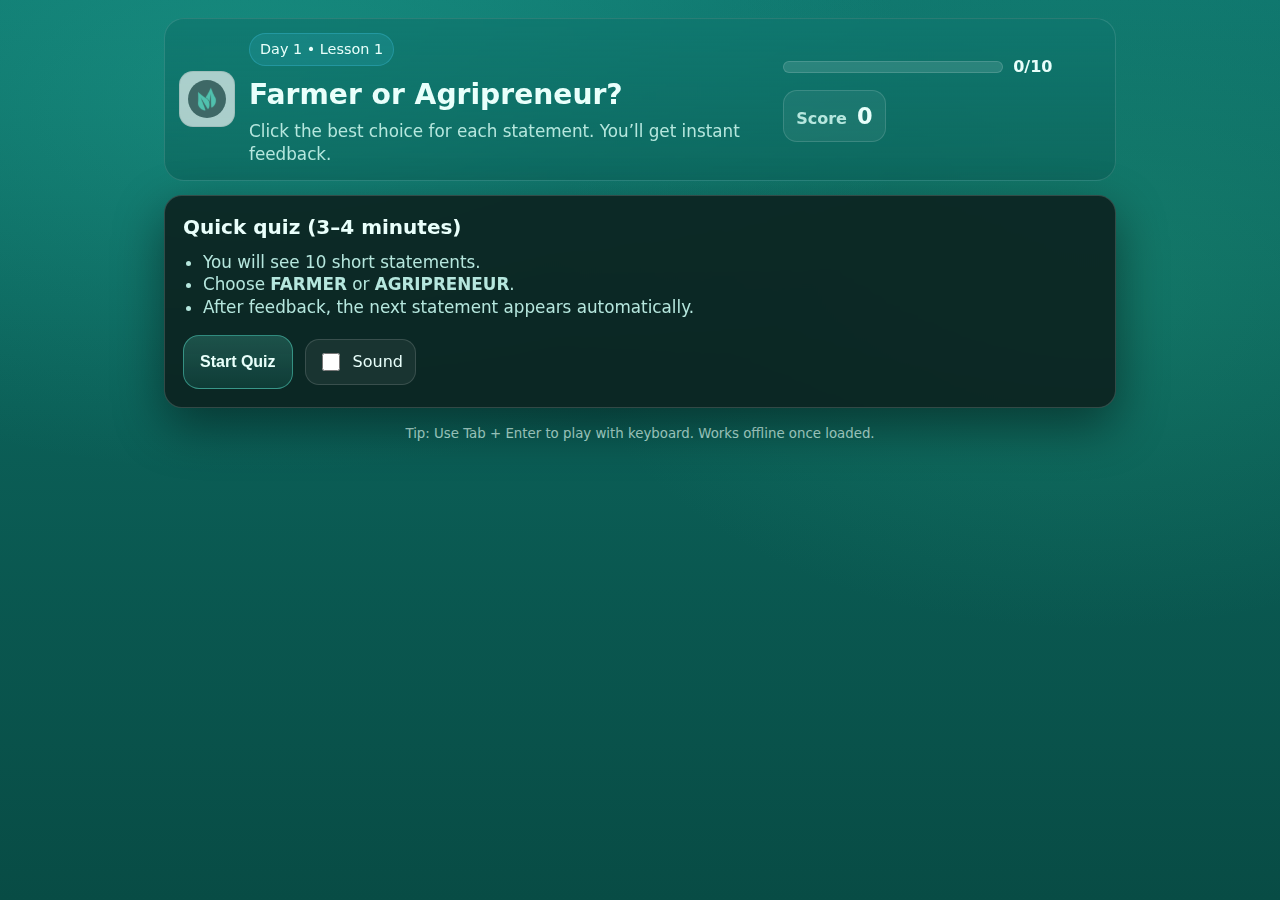
<file: index.html>
<!DOCTYPE html>
<html lang="en">
<head>
    <meta charset="UTF-8" />
    <meta name="viewport" content="width=device-width, initial-scale=1" />
    <title>Farmer or Agripreneur? — Click Quiz</title>
    <link rel="stylesheet" href="style.css" />
</head>

<body>
    <a class="skip-link" href="#app">Skip to quiz</a>

    <main id="app" class="app" role="main">
        <header class="topbar">
            <div class="brand">
                <div class="brand-row">
                    <img class="logo" src="logo-without.svg" alt="Program logo" />
                    <div>
                        <span class="badge" aria-hidden="true">Day 1 • Lesson 1</span>
                        <h1 class="title">Farmer or Agripreneur?</h1>
                        <p class="subtitle">Click the best choice for each statement. You’ll get instant feedback.</p>
                    </div>
                </div>
            </div>

            <div class="status" aria-label="Quiz status">
                <div class="progress-wrap" aria-label="Progress">
                    <div class="progress-bar" role="progressbar" aria-valuemin="0" aria-valuemax="10" aria-valuenow="0">
                        <span class="progress-fill" id="progressFill"></span>
                    </div>
                    <div class="progress-text" id="progressText">0/10</div>
                </div>

                <div class="score" aria-label="Score">
                    <span class="score-label">Score</span>
                    <span class="score-value" id="scoreValue">0</span>
                </div>
            </div>
        </header>

        <!-- Screen reader announcements -->
        <p id="srLive" class="sr-only" aria-live="polite" aria-atomic="true"></p>

        <!-- INTRO SCREEN -->
        <section id="screenIntro" class="card screen is-active" aria-labelledby="introHeading">
            <h2 id="introHeading" class="card-title">Quick quiz (3–4 minutes)</h2>
            <ul class="bullets">
                <li>You will see 10 short statements.</li>
                <li>Choose <strong>FARMER</strong> or <strong>AGRIPRENEUR</strong>.</li>
                <li>After feedback, the next statement appears automatically.</li>
            </ul>

            <div class="controls">
                <button id="startBtn" class="btn btn-primary" type="button">
                    Start Quiz
                </button>

                <label class="toggle">
                    <input id="soundToggle" type="checkbox" />
                    <span>Sound</span>
                </label>
            </div>
        </section>

        <!-- QUIZ SCREEN -->
        <section id="screenQuiz" class="card screen" aria-labelledby="statementHeading">
            <div class="statement-top">
                <h2 id="statementHeading" class="card-title">Statement</h2>
                <div class="pill" id="pillTimer" aria-hidden="true">Auto-next in 2s</div>
            </div>

            <p id="statementText" class="statement" tabindex="-1">
                <!-- Injected -->
            </p>

            <div class="answer-row" role="group" aria-label="Answer choices">
                <button id="btnFarmer" class="btn btn-choice" type="button" data-choice="FARMER">
                    FARMER
                </button>
                <button id="btnAgripreneur" class="btn btn-choice" type="button" data-choice="AGRIPRENEUR">
                    AGRIPRENEUR
                </button>
            </div>

            <div id="feedback" class="feedback" role="status" aria-live="polite" aria-atomic="true">
                <div class="feedback-icon" id="feedbackIcon" aria-hidden="true"></div>
                <div class="feedback-text">
                    <div class="feedback-title" id="feedbackTitle"></div>
                    <div class="feedback-explain" id="feedbackExplain"></div>
                </div>
            </div>
        </section>

        <!-- RESULTS SCREEN -->
        <section id="screenResults" class="card screen" aria-labelledby="resultsHeading">
            <h2 id="resultsHeading" class="card-title">Your Results</h2>

            <div class="results-box">
                <div class="results-score">
                    <span class="results-big" id="finalScore">0/10</span>
                    <span class="results-small">Final Score</span>
                </div>
                <p class="results-message" id="resultsMessage"></p>
            </div>

            <div class="controls">
                <button id="tryAgainBtn" class="btn btn-secondary" type="button">Try Again</button>

                <!-- You can change this href to your actual next lesson page -->
                <a id="continueLink" class="btn btn-primary" href="match.html" role="button">
                    Continue to Next Quiz
                </a>
            </div>
        </section>

        <footer class="footer">
            <small>Tip: Use Tab + Enter to play with keyboard. Works offline once loaded.</small>
        </footer>
    </main>

    <script src="script.js"></script>
</body>
</html>
</file>
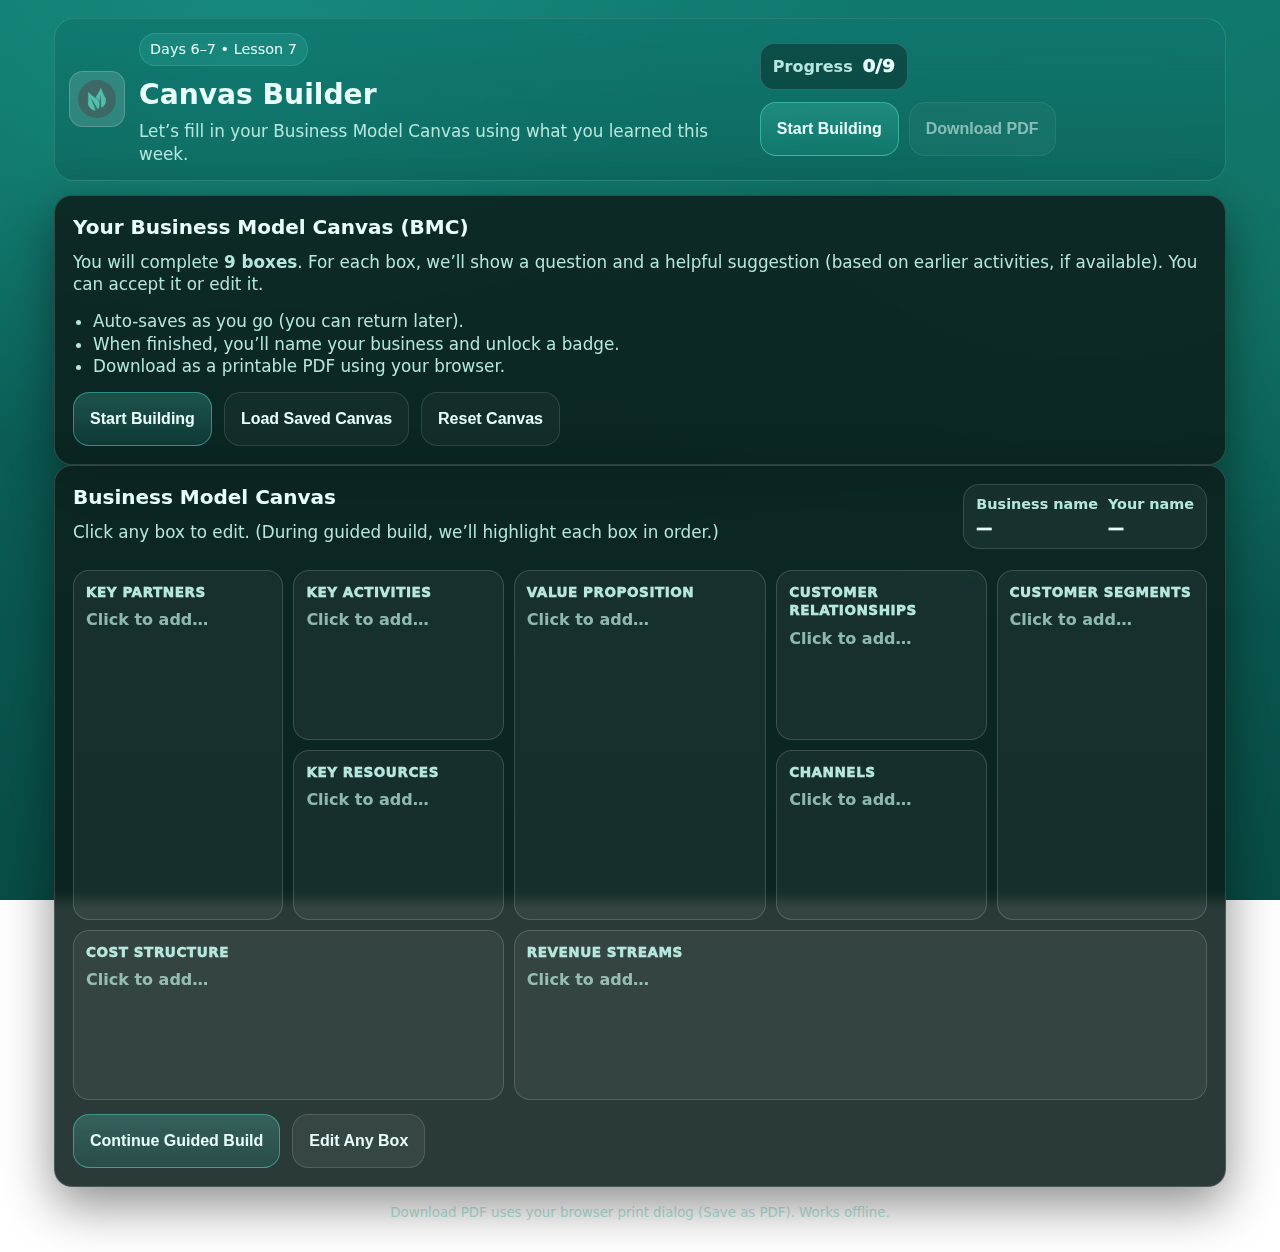
<file: canvas.html>
<!DOCTYPE html>
<html lang="en">
<head>
    <meta charset="UTF-8" />
    <meta name="viewport" content="width=device-width, initial-scale=1" />
    <title>Canvas Builder — Business Model Canvas</title>
    <link rel="stylesheet" href="canvas.css" />
</head>

<body>
    <a class="skip-link" href="#app">Skip to canvas</a>

    <main id="app" class="app" role="main">
        <header class="topbar">
            <div class="brand">
                <div class="brand-row">
                    <img class="logo" src="logo-without.svg" alt="Agrisiti program logo" />
                    <div>
                        <span class="badge" aria-hidden="true">Days 6–7 • Lesson 7</span>
                        <h1 class="title">Canvas Builder</h1>
                        <p class="subtitle">Let’s fill in your Business Model Canvas using what you learned this week.</p>
                    </div>
                </div>
            </div>

            <div class="status">
                <div class="pill">
                    <span class="pill-label">Progress</span>
                    <span class="pill-value" id="progressText">0/9</span>
                </div>

                <div class="actions-inline">
                    <button id="startBtn" class="btn btn-primary" type="button">Start Building</button>
                    <button id="downloadBtn" class="btn btn-secondary" type="button" disabled>Download PDF</button>
                </div>
            </div>
        </header>

        <p id="srLive" class="sr-only" aria-live="polite" aria-atomic="true"></p>

        <!-- Intro -->
        <section id="screenIntro" class="card screen is-active" aria-labelledby="introHeading">
            <h2 id="introHeading" class="card-title">Your Business Model Canvas (BMC)</h2>
            <p class="help">
                You will complete <strong>9 boxes</strong>. For each box, we’ll show a question and a helpful suggestion
                (based on earlier activities, if available). You can accept it or edit it.
            </p>

            <ul class="bullets">
                <li>Auto-saves as you go (you can return later).</li>
                <li>When finished, you’ll name your business and unlock a badge.</li>
                <li>Download as a printable PDF using your browser.</li>
            </ul>

            <div class="controls">
                <button class="btn btn-primary" id="startBtn2" type="button">Start Building</button>
                <button class="btn btn-ghost" id="loadBtn" type="button">Load Saved Canvas</button>
                <button class="btn btn-ghost" id="resetAllBtn" type="button">Reset Canvas</button>
            </div>
        </section>

        <!-- Canvas -->
        <section id="screenCanvas" class="card screen" aria-labelledby="canvasHeading">
            <div class="canvas-head">
                <div>
                    <h2 id="canvasHeading" class="card-title">Business Model Canvas</h2>
                    <p class="help">
                        Click any box to edit. (During guided build, we’ll highlight each box in order.)
                    </p>
                </div>

                <div class="name-strip">
                    <div class="name-item">
                        <span class="name-label">Business name</span>
                        <span class="name-value" id="bizNameTop">—</span>
                    </div>
                    <div class="name-item">
                        <span class="name-label">Your name</span>
                        <span class="name-value" id="userNameTop">—</span>
                    </div>
                </div>
            </div>

            <!-- Standard BMC layout -->
            <div class="bmc" id="bmc">
                <div class="box" data-box="partners">
                    <div class="box-title">KEY PARTNERS</div>
                    <div class="box-body" id="box_partners"></div>
                </div>

                <div class="box" data-box="activities">
                    <div class="box-title">KEY ACTIVITIES</div>
                    <div class="box-body" id="box_activities"></div>
                </div>

                <div class="box" data-box="resources">
                    <div class="box-title">KEY RESOURCES</div>
                    <div class="box-body" id="box_resources"></div>
                </div>

                <div class="box box-center" data-box="value">
                    <div class="box-title">VALUE PROPOSITION</div>
                    <div class="box-body" id="box_value"></div>
                </div>

                <div class="box" data-box="relationships">
                    <div class="box-title">CUSTOMER RELATIONSHIPS</div>
                    <div class="box-body" id="box_relationships"></div>
                </div>

                <div class="box" data-box="channels">
                    <div class="box-title">CHANNELS</div>
                    <div class="box-body" id="box_channels"></div>
                </div>

                <div class="box" data-box="segments">
                    <div class="box-title">CUSTOMER SEGMENTS</div>
                    <div class="box-body" id="box_segments"></div>
                </div>

                <div class="box box-bottom" data-box="costs">
                    <div class="box-title">COST STRUCTURE</div>
                    <div class="box-body" id="box_costs"></div>
                </div>

                <div class="box box-bottom" data-box="revenue">
                    <div class="box-title">REVENUE STREAMS</div>
                    <div class="box-body" id="box_revenue"></div>
                </div>
            </div>

            <div class="footer-actions">
                <button id="continueGuidedBtn" class="btn btn-primary" type="button">Continue Guided Build</button>
                <button id="editModeBtn" class="btn btn-secondary" type="button">Edit Any Box</button>
            </div>
        </section>

        <!-- Modal -->
        <div id="modalBackdrop" class="modal-backdrop" aria-hidden="true"></div>

        <dialog id="modal" class="modal" aria-labelledby="modalTitle">
            <form method="dialog" class="modal-inner">
                <div class="modal-head">
                    <h3 id="modalTitle" class="modal-title">Box</h3>
                    <button class="icon-btn" id="closeModalBtn" value="cancel" aria-label="Close">✕</button>
                </div>

                <div class="modal-content">
                    <p class="modal-q" id="modalQuestion"></p>

                    <div class="suggest">
                        <div class="suggest-title">Suggested answer</div>
                        <div class="suggest-body" id="modalSuggestion"></div>
                        <button id="useSuggestionBtn" class="btn btn-ghost" type="button">Use suggestion</button>
                    </div>

                    <div id="modalFieldWrap">
                        <label class="field">
                            <span class="field-label">Your answer</span>
                            <textarea id="modalInput" class="field-input" rows="5"
                                placeholder="Type your answer here..."></textarea>
                            <span class="field-hint">Short bullet points are fine.</span>
                        </label>
                    </div>

                    <!-- For checkbox-type boxes -->
                    <div id="modalChecksWrap" class="checks" hidden>
                        <!-- injected -->
                    </div>
                </div>

                <div class="modal-actions">
                    <button id="saveBtn" class="btn btn-primary" value="default" type="button">Save</button>
                    <button class="btn btn-secondary" value="cancel" type="button" id="cancelBtn">Cancel</button>
                </div>
            </form>
        </dialog>

        <!-- Name business modal -->
        <dialog id="nameModal" class="modal" aria-labelledby="nameTitle">
            <form method="dialog" class="modal-inner">
                <div class="modal-head">
                    <h3 id="nameTitle" class="modal-title">Name Your Business</h3>
                    <button class="icon-btn" value="cancel" aria-label="Close">✕</button>
                </div>

                <div class="modal-content">
                    <label class="field">
                        <span class="field-label">Business name</span>
                        <input id="bizNameInput" class="text-input" placeholder="e.g., GreenHarvest Rice" />
                    </label>

                    <label class="field">
                        <span class="field-label">Your name</span>
                        <input id="userNameInput" class="text-input" placeholder="e.g., Amina Yusuf" />
                        <span class="field-hint">This will appear on your PDF.</span>
                    </label>

                    <div class="badge-row">
                        <div class="badge-card" id="badgeCard" aria-live="polite">
                            <div class="badge-icon">🏅</div>
                            <div>
                                <div class="badge-title">Badge</div>
                                <div class="badge-text">Complete the canvas to unlock: <strong>I’m an Agripreneur!</strong></div>
                            </div>
                        </div>
                    </div>
                </div>

                <div class="modal-actions">
                    <button id="finishBtn" class="btn btn-primary" type="button">Finish</button>
                    <button class="btn btn-secondary" type="button" id="nameCancelBtn">Cancel</button>
                </div>
            </form>
        </dialog>

        <!-- Confetti canvas -->
        <canvas id="confetti" class="confetti" aria-hidden="true"></canvas>

        <!-- Printable area (for PDF/print) -->
        <section id="printArea" class="print-area" aria-hidden="true">
            <div class="print-brand">
                <h1 id="printBizName">Business Model Canvas</h1>
                <div class="print-meta">
                    <div><strong>Name:</strong> <span id="printUserName"></span></div>
                    <div><strong>Date:</strong> <span id="printDate"></span></div>
                    <div><strong>Program:</strong> Agrisiti Rice &amp; Aquaculture Program</div>
                </div>
            </div>

            <div class="print-grid" id="printGrid"></div>
        </section>

        <footer class="footer">
            <small>Download PDF uses your browser print dialog (Save as PDF). Works offline.</small>
        </footer>
    </main>

    <script src="canvas.js"></script>
</body>
</html>
</file>
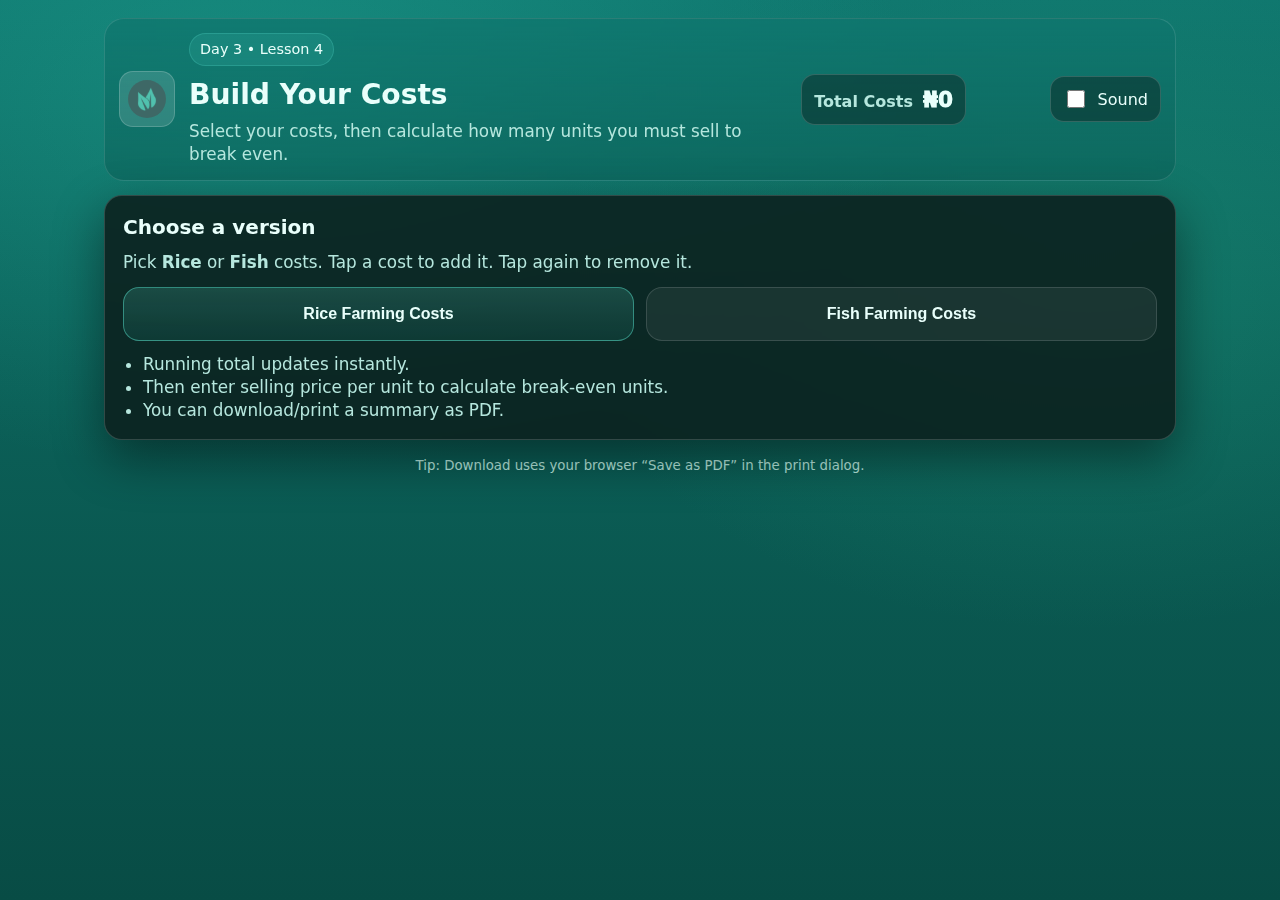
<file: costs.html>
<!DOCTYPE html>
<html lang="en">
<head>
    <meta charset="UTF-8" />
    <meta name="viewport" content="width=device-width, initial-scale=1" />
    <title>Build Your Costs — Break-even Calculator</title>
    <link rel="stylesheet" href="costs.css" />
</head>

<body>
    <a class="skip-link" href="#app">Skip to calculator</a>

    <main id="app" class="app" role="main">
        <header class="topbar">
            <div class="brand">
                <div class="brand-row">
                    <img class="logo" src="logo-without.svg" alt="Program logo" />
                    <div>
                        <span class="badge" aria-hidden="true">Day 3 • Lesson 4</span>
                        <h1 class="title">Build Your Costs</h1>
                        <p class="subtitle">Select your costs, then calculate how many units you must sell to break even.</p>
                    </div>
                </div>
            </div>

            <div class="status">
                <div class="total-pill" aria-label="Running total">
                    <span class="total-label">Total Costs</span>
                    <span class="total-value" id="totalValue">₦0</span>
                </div>

                <label class="toggle">
                    <input id="soundToggle" type="checkbox" />
                    <span>Sound</span>
                </label>
            </div>
        </header>

        <p id="srLive" class="sr-only" aria-live="polite" aria-atomic="true"></p>

        <!-- INTRO -->
        <section id="screenIntro" class="card screen is-active" aria-labelledby="introHeading">
            <h2 id="introHeading" class="card-title">Choose a version</h2>
            <p class="help">
                Pick <strong>Rice</strong> or <strong>Fish</strong> costs. Tap a cost to add it. Tap again to remove it.
            </p>

            <div class="choice-row" role="group" aria-label="Choose cost version">
                <button id="riceBtn" class="btn btn-primary" type="button">Rice Farming Costs</button>
                <button id="fishBtn" class="btn btn-secondary" type="button">Fish Farming Costs</button>
            </div>

            <ul class="bullets">
                <li>Running total updates instantly.</li>
                <li>Then enter selling price per unit to calculate break-even units.</li>
                <li>You can download/print a summary as PDF.</li>
            </ul>
        </section>

        <!-- SELECT COSTS -->
        <section id="screenSelect" class="card screen" aria-labelledby="selectHeading">
            <div class="screen-head">
                <h2 id="selectHeading" class="card-title">
                    <span id="versionLabel">Rice Farming Costs</span>
                </h2>
                <button id="resetBtn" class="btn btn-ghost" type="button">Restart</button>
            </div>

            <p class="help">
                Tap the cards that apply to your farm.
            </p>

            <div id="costGrid" class="cost-grid" aria-label="Cost items">
                <!-- injected -->
            </div>

            <div class="actions">
                <button id="calcBtn" class="btn btn-primary" type="button">
                    Calculate Break-Even
                </button>
            </div>
        </section>

        <!-- BREAK-EVEN -->
        <section id="screenCalc" class="card screen" aria-labelledby="calcHeading">
            <h2 id="calcHeading" class="card-title">Break-even Calculator</h2>

            <div class="calc-row">
                <label class="field">
                    <span class="field-label">What will you sell each unit for? (₦)</span>
                    <input id="priceInput" class="field-input" inputmode="numeric" autocomplete="off"
                           placeholder="e.g., 1500" />
                    <span class="field-hint">Enter a number (no commas). We’ll format it.</span>
                </label>

                <button id="runCalcBtn" class="btn btn-primary" type="button">Calculate</button>
            </div>

            <div id="resultBox" class="result-box" aria-live="polite" aria-atomic="true">
                <div class="result-title" id="resultTitle">Ready when you are.</div>
                <div class="result-text" id="resultText">
                    Enter your selling price to see the break-even units.
                </div>

                <div class="bar-wrap" aria-label="Break-even bar">
                    <div class="bar">
                        <div class="bar-fill" id="barFill"></div>
                        <div class="bar-marker" id="barMarker" aria-hidden="true"></div>
                    </div>
                    <div class="bar-legend">
                        <span>Costs</span>
                        <span>Profit zone →</span>
                    </div>
                </div>
            </div>

            <div class="actions">
                <button id="tryNumbersBtn" class="btn btn-secondary" type="button">Try Different Numbers</button>
                <button id="downloadBtn" class="btn btn-primary" type="button">Download Summary</button>

                <a id="continueBtn" class="btn btn-primary" href="canvas.html" role="button" style="display:none;">
                    Continue
                </a>
            </div>

            <!-- Printable summary -->
            <section id="printArea" class="print-area" aria-hidden="true">
                <h2>Build Your Costs — Summary</h2>
                <p><strong>Version:</strong> <span id="printVersion"></span></p>
                <p><strong>Total Costs:</strong> <span id="printTotal"></span></p>
                <p><strong>Selling Price per Unit:</strong> <span id="printPrice"></span></p>
                <p><strong>Break-even Units:</strong> <span id="printUnits"></span></p>
                <h3>Selected Costs</h3>
                <ul id="printList"></ul>
                <p style="margin-top:16px;"><em>After break-even, every extra unit is PROFIT.</em></p>
            </section>
        </section>

        <footer class="footer">
            <small>Tip: Download uses your browser “Save as PDF” in the print dialog.</small>
        </footer>
    </main>

    <script src="costs.js"></script>
</body>
</html>
</file>
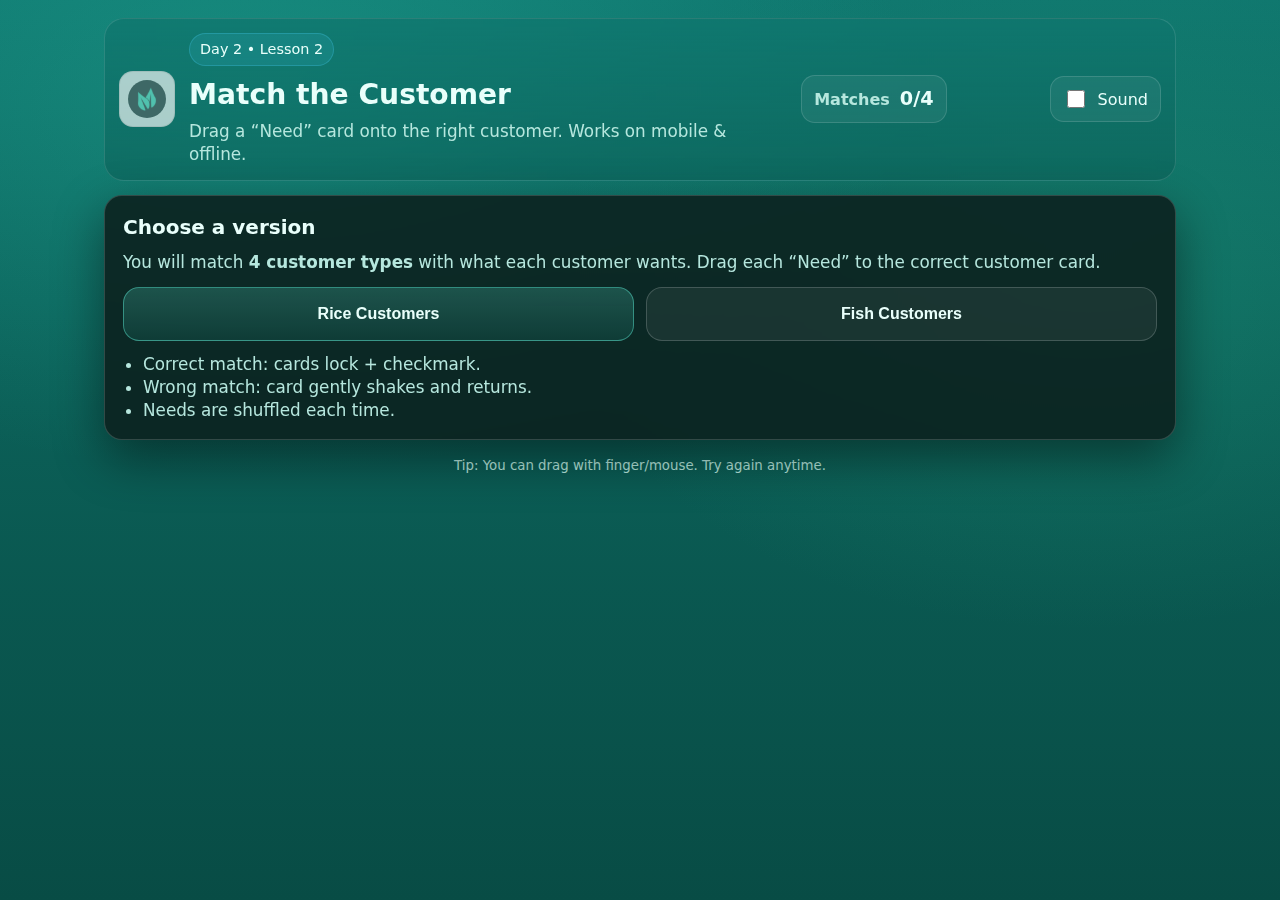
<file: match.html>
<!DOCTYPE html>
<html lang="en">
<head>
    <meta charset="UTF-8" />
    <meta name="viewport" content="width=device-width, initial-scale=1" />
    <title>Match the Customer — Drag & Drop Game</title>
    <link rel="stylesheet" href="match.css" />
</head>

<body>
    <a class="skip-link" href="#app">Skip to game</a>

    <main id="app" class="app" role="main">
        <header class="topbar">
            <div class="brand">
                <div class="brand-row">
                    <img class="logo" src="logo-without.svg" alt="Program logo" />
                    <div>
                        <span class="badge" aria-hidden="true">Day 2 • Lesson 2</span>
                        <h1 class="title">Match the Customer</h1>
                        <p class="subtitle">Drag a “Need” card onto the right customer. Works on mobile & offline.</p>
                    </div>
                </div>
            </div>

            <div class="status">
                <div class="mini">
                    <span class="mini-label">Matches</span>
                    <span class="mini-value" id="matchCount">0/4</span>
                </div>

                <label class="toggle">
                    <input id="soundToggle" type="checkbox" />
                    <span>Sound</span>
                </label>
            </div>
        </header>

        <p id="srLive" class="sr-only" aria-live="polite" aria-atomic="true"></p>

        <!-- INTRO -->
        <section id="screenIntro" class="card screen is-active" aria-labelledby="introHeading">
            <h2 id="introHeading" class="card-title">Choose a version</h2>
            <p class="help">
                You will match <strong>4 customer types</strong> with what each customer wants.
                Drag each “Need” to the correct customer card.
            </p>

            <div class="choice-row" role="group" aria-label="Choose game version">
                <button id="riceBtn" class="btn btn-primary" type="button">Rice Customers</button>
                <button id="fishBtn" class="btn btn-secondary" type="button">Fish Customers</button>
            </div>

            <ul class="bullets">
                <li>Correct match: cards lock + checkmark.</li>
                <li>Wrong match: card gently shakes and returns.</li>
                <li>Needs are shuffled each time.</li>
            </ul>
        </section>

        <!-- GAME -->
        <section id="screenGame" class="card screen" aria-labelledby="gameHeading">
            <div class="game-head">
                <h2 id="gameHeading" class="card-title">
                    <span id="versionLabel">Rice Customers</span>
                </h2>
                <button id="resetBtn" class="btn btn-ghost" type="button">Restart</button>
            </div>

            <div class="board" aria-label="Matching board">
                <!-- LEFT: Customers -->
                <section class="panel" aria-label="Customer types">
                    <h3 class="panel-title">Customers</h3>
                    <div id="customerList" class="customer-list">
                        <!-- injected -->
                    </div>
                </section>

                <!-- RIGHT: Needs -->
                <section class="panel" aria-label="Customer needs">
                    <h3 class="panel-title">Needs (drag these)</h3>
                    <div id="needTray" class="need-tray" aria-label="Needs tray">
                        <!-- injected -->
                    </div>
                </section>
            </div>

            <div id="toast" class="toast" role="status" aria-live="polite" aria-atomic="true"></div>
        </section>

        <!-- FINISH -->
        <section id="screenDone" class="card screen" aria-labelledby="doneHeading">
            <h2 id="doneHeading" class="card-title">Well done! 🎉</h2>
            <p class="done-text" id="doneText">You matched all customers.</p>

            <div class="done-actions">
                <button id="otherVersionBtn" class="btn btn-secondary" type="button">
                    Try the other version
                </button>
                <!-- Change this to your next quiz/page when ready -->
                <a class="btn btn-primary" href="costs.html" role="button">
                    Continue
                </a>
            </div>
        </section>

        <footer class="footer">
            <small>Tip: You can drag with finger/mouse. Try again anytime.</small>
        </footer>
    </main>

    <script src="match.js"></script>
</body>
</html>
</file>
<file: style.css>
/* =========================================================
   Farmer or Agripreneur? — Click Quiz
   High contrast, mobile-friendly, accessible
   ========================================================= */

:root {
    --bg: #084c45;          /* deep Agrisiti green */
    --card: #0b1f1d;        /* dark green card */
    --text: #e9fffb;        /* soft white */
    --muted: #b6e7de;       /* mint-muted */

    --primary: #5eead4;     /* Agrisiti mint */
    --primary-2: #2dd4bf;

    --good: #34d399;
    --bad: #fb7185;

    --border: rgba(255, 255, 255, 0.14);
    --shadow: 0 18px 50px rgba(0, 0, 0, 0.45);

    --radius: 18px;
    --tap: 54px;
    --focus: 0 0 0 4px rgba(94, 234, 212, 0.28);
}

* {
    box-sizing: border-box;
}

html, body {
    height: 100%;
}

body {
    margin: 0;
    font-family: system-ui, -apple-system, Segoe UI, Roboto, Arial, sans-serif;
    color: var(--text);
    line-height: 1.35;

    /* Agrisiti-style deep green */
    background:
        radial-gradient(1200px 700px at 20% 10%, rgba(46, 204, 178, 0.25), transparent 55%),
        radial-gradient(900px 600px at 85% 30%, rgba(32, 150, 120, 0.35), transparent 60%),
        linear-gradient(
            180deg,
            #0f766e 0%,
            #0b5f57 45%,
            #084c45 100%
        );

    background-attachment: fixed;
}

.skip-link {
    position: absolute;
    left: -9999px;
    top: 10px;
    background: #fff;
    color: #000;
    padding: 10px 12px;
    border-radius: 10px;
    z-index: 999;
}

.skip-link:focus {
    left: 10px;
}

.sr-only {
    position: absolute !important;
    height: 1px;
    width: 1px;
    overflow: hidden;
    clip: rect(1px, 1px, 1px, 1px);
    white-space: nowrap;
}

.app {
    max-width: 980px;
    margin: 0 auto;
    padding: 18px 14px 30px;
}

.topbar {
    display: grid;
    gap: 14px;
    grid-template-columns: 1fr;
    margin-bottom: 14px;
    padding: 14px;
    border-radius: 20px;

    background: linear-gradient(
        180deg,
        rgba(15, 118, 110, 0.75),
        rgba(11, 95, 87, 0.55)
    );

    border: 1px solid rgba(255, 255, 255, 0.12);
    backdrop-filter: blur(6px);
}

.brand-row {
    display: flex;
    gap: 14px;
    align-items: center;
}

.logo {
    width: 56px;
    height: 56px;
    flex: 0 0 auto;
    border-radius: 14px;
    padding: 8px;
    background: rgba(255, 255, 255, 0.65);
    border: 1px solid rgba(0, 0, 0, 0.08);
}

/* Slightly tighten spacing on small screens */
@media (max-width: 420px) {
    .logo {
        width: 48px;
        height: 48px;
        padding: 7px;
    }
}

.brand .badge {
    display: inline-block;
    font-size: 0.9rem;
    padding: 6px 10px;
    border-radius: 999px;
    background: rgba(77, 212, 255, 0.12);
    border: 1px solid rgba(77, 212, 255, 0.25);
    color: var(--text);
}

.title {
    margin: 10px 0 6px;
    font-size: clamp(1.6rem, 2.2vw, 2.2rem);
}

.subtitle {
    margin: 0;
    color: var(--muted);
    font-size: 1.05rem;
}

.status {
    display: flex;
    flex-wrap: wrap;
    gap: 12px;
    align-items: center;
    justify-content: space-between;
}

.progress-wrap {
    display: flex;
    align-items: center;
    gap: 10px;
    min-width: 220px;
}

.progress-bar {
    position: relative;
    width: 180px;
    height: 12px;
    border-radius: 999px;
    background: rgba(255, 255, 255, 0.12);
    border: 1px solid var(--border);
    overflow: hidden;
}

.progress-fill {
    display: block;
    height: 100%;
    width: 0%;
    background: linear-gradient(90deg, var(--primary), var(--primary-2));
    border-radius: 999px;
    transition: width 220ms ease;
}

.progress-text {
    font-weight: 700;
    color: var(--text);
}

.score {
    display: flex;
    gap: 10px;
    align-items: baseline;
    padding: 10px 12px;
    border-radius: 14px;
    border: 1px solid var(--border);
    background: rgba(255, 255, 255, 0.06);
}

.score-label {
    color: var(--muted);
    font-weight: 600;
}

.score-value {
    font-size: 1.4rem;
    font-weight: 800;
}

.card {
    background: rgba(11, 31, 29, 0.88);   /* SAME as costs.css */
    border: 1px solid rgba(255, 255, 255, 0.16);
    border-radius: var(--radius);
    box-shadow: var(--shadow);
    padding: 18px;
    backdrop-filter: blur(6px);
}

.card-title {
    margin: 0 0 10px;
    font-size: 1.25rem;
}

.bullets {
    margin: 10px 0 0;
    padding-left: 20px;
    color: var(--muted);
    font-size: 1.05rem;
}

.controls {
    display: flex;
    flex-wrap: wrap;
    align-items: center;
    gap: 12px;
    margin-top: 16px;
}

.toggle {
    display: inline-flex;
    align-items: center;
    gap: 10px;
    padding: 10px 12px;
    border-radius: 14px;
    border: 1px solid var(--border);
    background: rgba(255, 255, 255, 0.06);
    color: var(--text);
    user-select: none;
}

.toggle input {
    width: 18px;
    height: 18px;
}

.btn {
    min-height: var(--tap);
    padding: 12px 16px;
    border-radius: 16px;
    border: 1px solid var(--border);
    background: rgba(255, 255, 255, 0.06);
    color: var(--text);
    font-weight: 800;
    font-size: 1rem;
    cursor: pointer;
    transition: transform 120ms ease, background 120ms ease, border-color 120ms ease;
    text-decoration: none;
    display: inline-flex;
    align-items: center;
    justify-content: center;
}

.btn:focus-visible {
    outline: none;
    box-shadow: var(--focus);
}

.btn:hover {
    transform: translateY(-1px);
    background: rgba(255, 255, 255, 0.10);
}

.btn:disabled {
    opacity: 0.6;
    cursor: not-allowed;
    transform: none;
}

.btn-primary {
    border-color: rgba(94, 234, 212, 0.45);
    background: linear-gradient(
        180deg,
        rgba(94, 234, 212, 0.22),
        rgba(45, 212, 191, 0.12)
    );
    color: #083f3a;
}

/* Ensure primary CTA text stays white on dark backgrounds */
.btn-primary {
    color: #e9fffb;
}

.btn-primary:hover {
    color: #ffffff;
}

.btn-secondary {
    border-color: rgba(255, 255, 255, 0.18);
}

.answer-row {
    display: grid;
    gap: 12px;
    grid-template-columns: 1fr;
    margin-top: 14px;
}

.btn-choice {
    width: 100%;
    font-size: 1.1rem;
    letter-spacing: 0.5px;
}

.statement-top {
    display: flex;
    align-items: center;
    justify-content: space-between;
    gap: 10px;
}

.pill {
    font-size: 0.95rem;
    color: var(--muted);
    border: 1px solid var(--border);
    background: rgba(255, 255, 255, 0.06);
    padding: 6px 10px;
    border-radius: 999px;
    white-space: nowrap;
}

.statement {
    margin: 8px 0 0;
    font-size: clamp(1.25rem, 2.2vw, 1.6rem);
    font-weight: 800;
    letter-spacing: 0.2px;
}

.feedback {
    margin-top: 16px;
    padding: 14px;
    border-radius: 16px;
    border: 1px solid var(--border);
    background: rgba(255, 255, 255, 0.05);
    display: none;
    gap: 12px;
    align-items: flex-start;
}

.feedback.show {
    display: flex;
}

.feedback-icon {
    width: 44px;
    height: 44px;
    border-radius: 14px;
    display: grid;
    place-items: center;
    font-size: 1.6rem;
    font-weight: 900;
    border: 1px solid var(--border);
}

.feedback-title {
    font-size: 1.1rem;
    font-weight: 900;
    margin-bottom: 4px;
}

.feedback-explain {
    color: var(--muted);
    font-size: 1.05rem;
}

.feedback.good {
    border-color: rgba(54, 211, 153, 0.45);
    background: rgba(54, 211, 153, 0.10);
}

.feedback.good .feedback-icon {
    background: rgba(54, 211, 153, 0.18);
}

.feedback.bad {
    border-color: rgba(255, 92, 119, 0.45);
    background: rgba(255, 92, 119, 0.10);
}

.feedback.bad .feedback-icon {
    background: rgba(255, 92, 119, 0.18);
}

.results-box {
    margin-top: 10px;
    padding: 14px;
    border-radius: 16px;
    border: 1px solid var(--border);
    background: rgba(255, 255, 255, 0.05);
}

.results-score {
    display: grid;
    gap: 4px;
    justify-items: start;
}

.results-big {
    font-size: 2.2rem;
    font-weight: 950;
}

.results-small {
    color: var(--muted);
    font-weight: 700;
}

.results-message {
    margin: 12px 0 0;
    font-size: 1.15rem;
    font-weight: 700;
}

.footer {
    margin-top: 14px;
    color: var(--muted);
    text-align: center;
}

/* Screens */
.screen {
    display: none;
}

.screen.is-active {
    display: block;
}

/* Layout on wider screens */
@media (min-width: 720px) {
    .topbar {
        grid-template-columns: 1.3fr 0.7fr;
        align-items: center;
    }

    .answer-row {
        grid-template-columns: 1fr 1fr;
    }

    .progress-bar {
        width: 220px;
    }
}

/* Reduced motion */
@media (prefers-reduced-motion: reduce) {
    .btn,
    .progress-fill {
        transition: none;
    }
}
</file>
<file: canvas.css>
:root{
    --bg:#084c45;
    --card:#0b1f1d;
    --text:#e9fffb;
    --muted:#b6e7de;

    --primary:#5eead4;
    --primary-2:#2dd4bf;

    --border:rgba(255,255,255,0.14);
    --shadow:0 18px 50px rgba(0,0,0,0.45);

    --radius:18px;
    --tap:54px;
    --focus:0 0 0 4px rgba(94,234,212,0.28);
}

*{ box-sizing:border-box; }
html,body{ height:100%; }

body{
    margin:0;
    font-family:system-ui,-apple-system,Segoe UI,Roboto,Arial,sans-serif;
    color:var(--text);
    line-height:1.35;

    background:
        radial-gradient(1200px 700px at 20% 10%, rgba(46,204,178,0.25), transparent 55%),
        radial-gradient(900px 600px at 85% 30%, rgba(32,150,120,0.35), transparent 60%),
        linear-gradient(180deg,#0f766e 0%,#0b5f57 45%,#084c45 100%);
    background-attachment: fixed;
}

.skip-link{
    position:absolute; left:-9999px; top:10px;
    background:#fff; color:#000; padding:10px 12px; border-radius:10px; z-index:999;
}
.skip-link:focus{ left:10px; }

.sr-only{
    position:absolute !important; height:1px; width:1px;
    overflow:hidden; clip:rect(1px,1px,1px,1px); white-space:nowrap;
}

.app{ max-width:1200px; margin:0 auto; padding:18px 14px 30px; }

.topbar{
    display:grid; gap:14px; grid-template-columns:1fr;
    margin-bottom:14px; padding:14px; border-radius:20px;
    background: linear-gradient(180deg, rgba(15,118,110,0.75), rgba(11,95,87,0.55));
    border:1px solid rgba(255,255,255,0.12);
    backdrop-filter: blur(6px);
}

.brand-row{ display:flex; gap:14px; align-items:center; }

.logo{
    width:56px; height:56px; border-radius:14px; padding:8px;
    background: rgba(255,255,255,0.14);
    border:1px solid rgba(255,255,255,0.18);
}

.badge{
    display:inline-block; font-size:0.9rem; padding:6px 10px; border-radius:999px;
    background: rgba(94,234,212,0.12);
    border:1px solid rgba(94,234,212,0.22);
    color:var(--text);
}

.title{ margin:10px 0 6px; font-size: clamp(1.6rem,2.2vw,2.2rem); }
.subtitle{ margin:0; color:var(--muted); font-size:1.05rem; }

.status{
    display:flex; flex-wrap:wrap; gap:12px;
    align-items:center; justify-content:space-between;
}

.pill{
    padding:10px 12px; border-radius:14px;
    border:1px solid rgba(255,255,255,0.16);
    background: rgba(11,31,29,0.45);
    display:flex; gap:10px; align-items:baseline;
}
.pill-label{ color:var(--muted); font-weight:800; }
.pill-value{ font-weight:950; font-size:1.15rem; }

.actions-inline{ display:flex; flex-wrap:wrap; gap:10px; }

.card{
    background: rgba(11,31,29,0.88);
    border: 1px solid rgba(255,255,255,0.16);
    border-radius: var(--radius);
    box-shadow: var(--shadow);
    padding: 18px;
    backdrop-filter: blur(6px);
}

.card-title{ margin:0 0 10px; font-size:1.25rem; }
.help{ margin:0 0 14px; color:var(--muted); font-size:1.05rem; }
.bullets{ margin:12px 0 0; padding-left:20px; color:var(--muted); font-size:1.05rem; }

.controls{ display:flex; flex-wrap:wrap; gap:12px; margin-top:14px; }

.btn{
    min-height: var(--tap);
    padding: 12px 16px;
    border-radius: 16px;
    border: 1px solid rgba(255,255,255,0.16);
    background: rgba(255,255,255,0.06);
    color: var(--text);
    font-weight: 900;
    font-size: 1rem;
    cursor: pointer;
    transition: transform 120ms ease, background 120ms ease, border-color 120ms ease;
    text-decoration:none;
    display:inline-flex; align-items:center; justify-content:center;
}
.btn:focus-visible{ outline:none; box-shadow: var(--focus); }
.btn:hover{ transform: translateY(-1px); background: rgba(255,255,255,0.10); }
.btn:disabled{ opacity:0.55; cursor:not-allowed; transform:none; }

.btn-primary{
    border-color: rgba(94,234,212,0.45);
    background: linear-gradient(180deg, rgba(94,234,212,0.22), rgba(45,212,191,0.12));
    color:#e9fffb; /* keep text white */
}
.btn-secondary{ border-color: rgba(255,255,255,0.14); }
.btn-ghost{ border-color: rgba(255,255,255,0.12); background: rgba(255,255,255,0.03); }

.canvas-head{
    display:flex; flex-wrap:wrap; gap:14px;
    align-items:flex-start; justify-content:space-between;
    margin-bottom:12px;
}

.name-strip{
    display:flex; gap:10px; flex-wrap:wrap;
    border:1px solid rgba(255,255,255,0.14);
    background: rgba(255,255,255,0.05);
    border-radius:16px;
    padding:10px 12px;
}
.name-item{ display:flex; flex-direction:column; gap:2px; }
.name-label{ color:var(--muted); font-weight:800; font-size:0.9rem; }
.name-value{ font-weight:950; }

.bmc{
    display:grid;
    gap:10px;
    grid-template-columns: 1fr;
}

.box{
    border-radius:16px;
    border:1px solid rgba(255,255,255,0.16);
    background: rgba(255,255,255,0.05);
    padding:12px;
    cursor:pointer;
    position:relative;
    min-height: 120px;
}
.box:hover{ background: rgba(255,255,255,0.08); }
.box-title{
    font-size:0.85rem;
    letter-spacing:0.5px;
    text-transform:uppercase;
    color: var(--muted);
    font-weight:950;
}
.box-body{
    margin-top:8px;
    font-weight:800;
    color: var(--text);
    white-space: pre-wrap;
}
.box.empty .box-body{ color: rgba(182,231,222,0.75); font-weight:700; }
.box.highlight{
    outline: 2px solid rgba(94,234,212,0.55);
    box-shadow: 0 0 0 4px rgba(94,234,212,0.12);
}
.box .tag{
    position:absolute; top:10px; right:10px;
    font-size:0.9rem;
    opacity:0.0;
    transform: scale(0.95);
    transition: opacity 140ms ease, transform 140ms ease;
}
.box.filled .tag{ opacity:1; transform: scale(1); }

.footer-actions{
    display:flex; flex-wrap:wrap; gap:12px; margin-top:14px;
}

.footer{ margin-top:14px; color:var(--muted); text-align:center; }

/* Modal */
.modal-backdrop{
    position:fixed; inset:0;
    background: rgba(0,0,0,0.55);
    display:none;
}
.modal-backdrop.show{ display:block; }

.modal{
    width: min(720px, calc(100% - 18px));
    border:1px solid rgba(255,255,255,0.16);
    border-radius:18px;
    background: rgba(11,31,29,0.98);
    color: var(--text);
    padding:0;
    box-shadow: var(--shadow);
}
.modal::backdrop{ background: rgba(0,0,0,0.55); }

.modal-inner{ padding:16px; }
.modal-head{ display:flex; align-items:center; justify-content:space-between; gap:10px; }
.modal-title{ margin:0; font-size:1.15rem; font-weight:950; }
.icon-btn{
    width:44px; height:44px;
    border-radius:14px;
    border:1px solid rgba(255,255,255,0.16);
    background: rgba(255,255,255,0.06);
    color: var(--text);
    cursor:pointer;
}

.modal-content{ margin-top:10px; display:grid; gap:12px; }
.modal-q{ margin:0; color: var(--muted); font-weight:800; }

.suggest{
    border-radius:16px;
    border:1px solid rgba(255,255,255,0.14);
    background: rgba(255,255,255,0.05);
    padding:12px;
}
.suggest-title{ font-weight:950; color: var(--text); }
.suggest-body{ margin-top:6px; color: var(--muted); font-weight:800; white-space: pre-wrap; }

.field{ display:grid; gap:8px; }
.field-label{ font-weight:950; }
.field-input{
    border-radius:16px;
    border:1px solid rgba(255,255,255,0.16);
    background: rgba(255,255,255,0.06);
    color: var(--text);
    padding:12px;
    font-size:1rem;
    font-weight:800;
}
.field-input:focus{ outline:none; box-shadow: var(--focus); border-color: rgba(94,234,212,0.45); }
.field-hint{ color: var(--muted); font-weight:700; font-size:0.95rem; }

.text-input{
    height:54px;
    border-radius:16px;
    border:1px solid rgba(255,255,255,0.16);
    background: rgba(255,255,255,0.06);
    color: var(--text);
    padding:0 12px;
    font-size:1rem;
    font-weight:850;
}
.text-input:focus{ outline:none; box-shadow: var(--focus); border-color: rgba(94,234,212,0.45); }

.modal-actions{ display:flex; flex-wrap:wrap; gap:10px; margin-top:12px; justify-content:flex-end; }

.checks{
    display:grid; gap:10px;
    border-radius:16px;
    border:1px solid rgba(255,255,255,0.14);
    background: rgba(255,255,255,0.05);
    padding:12px;
}
.check-item{ display:flex; gap:10px; align-items:flex-start; }
.check-item input{ width:18px; height:18px; margin-top:2px; }
.check-item label{ font-weight:850; color: var(--text); }

.badge-row{ margin-top:6px; }
.badge-card{
    display:flex; gap:12px; align-items:center;
    border-radius:16px;
    border:1px solid rgba(255,255,255,0.14);
    background: rgba(255,255,255,0.05);
    padding:12px;
}
.badge-icon{ font-size:1.5rem; }
.badge-title{ font-weight:950; }
.badge-text{ color: var(--muted); font-weight:800; }

/* Confetti */
.confetti{
    position:fixed; inset:0;
    width:100%; height:100%;
    pointer-events:none;
    display:none;
}
.confetti.show{ display:block; }

/* Layout (desktop BMC grid) */
@media (min-width: 980px){
    .topbar{ grid-template-columns: 1.2fr 0.8fr; align-items:center; }

    .bmc{
        grid-template-columns: 1fr 1fr 1.2fr 1fr 1fr;
        grid-template-rows: auto auto auto;
        grid-template-areas:
            "partners activities value relationships segments"
            "partners resources  value channels      segments"
            "costs   costs      revenue revenue     revenue";
    }

    [data-box="partners"]{ grid-area: partners; }
    [data-box="activities"]{ grid-area: activities; }
    [data-box="resources"]{ grid-area: resources; }
    [data-box="value"]{ grid-area: value; }
    [data-box="relationships"]{ grid-area: relationships; }
    [data-box="channels"]{ grid-area: channels; }
    [data-box="segments"]{ grid-area: segments; }
    [data-box="costs"]{ grid-area: costs; }
    [data-box="revenue"]{ grid-area: revenue; }

    .box{ min-height: 170px; }
}

/* Print (professional PDF layout) */
.print-area{ display:none; }
@media print{
    body{ background:#fff !important; color:#000 !important; }
    .topbar,.footer,#screenIntro,#screenCanvas .footer-actions,.actions-inline,#confetti{ display:none !important; }
    #printArea{ display:block !important; }
}
.print-brand{
    padding:10px 0 14px;
    border-bottom: 2px solid #0b5f57;
    margin-bottom: 12px;
}
.print-brand h1{ margin:0 0 6px; color:#0b5f57; font-size: 22px; }
.print-meta{ display:flex; flex-wrap:wrap; gap:14px; font-size: 12px; color:#000; }

.print-grid{
    display:grid;
    gap:8px;
    grid-template-columns: 1fr 1fr 1.2fr 1fr 1fr;
    grid-template-rows: auto auto auto;
    grid-template-areas:
        "partners activities value relationships segments"
        "partners resources  value channels      segments"
        "costs   costs      revenue revenue     revenue";
}
.print-box{
    border:1px solid #0b5f57;
    padding:8px;
    min-height: 120px;
}
.print-title{
    font-size:11px;
    font-weight:800;
    color:#0b5f57;
    text-transform:uppercase;
}
.print-body{
    margin-top:6px;
    font-size:11px;
    white-space: pre-wrap;
}
</file>
<file: costs.css>
:root{
    --bg: #084c45;
    --card: #0b1f1d;
    --text: #e9fffb;
    --muted: #b6e7de;

    --primary: #5eead4;
    --primary-2: #2dd4bf;

    --good: #34d399;
    --bad: #fb7185;

    --border: rgba(255,255,255,0.14);
    --shadow: 0 18px 50px rgba(0,0,0,0.45);
    --radius: 18px;
    --tap: 54px;
    --focus: 0 0 0 4px rgba(94,234,212,0.28);
}

*{ box-sizing:border-box; }
html,body{ height:100%; }

body{
    margin:0;
    font-family:system-ui,-apple-system,Segoe UI,Roboto,Arial,sans-serif;
    color:var(--text);
    line-height:1.35;

    background:
        radial-gradient(1200px 700px at 20% 10%, rgba(46, 204, 178, 0.25), transparent 55%),
        radial-gradient(900px 600px at 85% 30%, rgba(32, 150, 120, 0.35), transparent 60%),
        linear-gradient(180deg,#0f766e 0%,#0b5f57 45%,#084c45 100%);
    background-attachment: fixed;
}

.skip-link{
    position:absolute; left:-9999px; top:10px;
    background:#fff; color:#000;
    padding:10px 12px; border-radius:10px; z-index:999;
}
.skip-link:focus{ left:10px; }

.sr-only{
    position:absolute !important; height:1px; width:1px;
    overflow:hidden; clip:rect(1px,1px,1px,1px); white-space:nowrap;
}

.app{
    max-width:1100px;
    margin:0 auto;
    padding:18px 14px 30px;
}

.topbar{
    display:grid;
    gap:14px;
    grid-template-columns:1fr;
    margin-bottom:14px;
    padding:14px;
    border-radius:20px;
    background: linear-gradient(
        180deg,
        rgba(15, 118, 110, 0.75),
        rgba(11, 95, 87, 0.55)
    );
    border:1px solid rgba(255,255,255,0.12);
    backdrop-filter: blur(6px);
}

.brand-row{
    display:flex;
    gap:14px;
    align-items:center;
}

.logo{
    width:56px; height:56px;
    border-radius:14px;
    padding:8px;
    background: rgba(255,255,255,0.14);
    border:1px solid rgba(255,255,255,0.18);
}

.badge{
    display:inline-block;
    font-size:0.9rem;
    padding:6px 10px;
    border-radius:999px;
    background: rgba(94,234,212,0.12);
    border:1px solid rgba(94,234,212,0.22);
    color:var(--text);
}

.title{
    margin:10px 0 6px;
    font-size: clamp(1.6rem, 2.2vw, 2.2rem);
}

.subtitle{
    margin:0;
    color:var(--muted);
    font-size:1.05rem;
}

.status{
    display:flex;
    flex-wrap:wrap;
    gap:12px;
    align-items:center;
    justify-content:space-between;
}

.total-pill{
    padding:10px 12px;
    border-radius:14px;
    border:1px solid rgba(255,255,255,0.16);
    background: rgba(11,31,29,0.45);
    display:flex;
    gap:10px;
    align-items:baseline;
}

.total-label{ color:var(--muted); font-weight:800; }
.total-value{ font-weight:950; font-size:1.35rem; }

.toggle{
    display:inline-flex;
    align-items:center;
    gap:10px;
    padding:10px 12px;
    border-radius:14px;
    border:1px solid rgba(255,255,255,0.16);
    background: rgba(11,31,29,0.45);
    color:var(--text);
    user-select:none;
}
.toggle input{ width:18px; height:18px; }

.card{
    background: rgba(11, 31, 29, 0.88);
    border: 1px solid rgba(255,255,255,0.16);
    border-radius: var(--radius);
    box-shadow: var(--shadow);
    padding: 18px;
    backdrop-filter: blur(6px);
}

.card-title{ margin:0 0 10px; font-size:1.25rem; }
.help{ margin:0 0 14px; color:var(--muted); font-size:1.05rem; }

.bullets{
    margin:12px 0 0;
    padding-left:20px;
    color:var(--muted);
    font-size:1.05rem;
}

.btn{
    min-height: var(--tap);
    padding: 12px 16px;
    border-radius: 16px;
    border: 1px solid rgba(255,255,255,0.16);
    background: rgba(255,255,255,0.06);
    color: var(--text);
    font-weight: 900;
    font-size: 1rem;
    cursor: pointer;
    transition: transform 120ms ease, background 120ms ease, border-color 120ms ease;
    text-decoration:none;
    display:inline-flex;
    align-items:center;
    justify-content:center;
}

.btn:focus-visible{ outline:none; box-shadow: var(--focus); }
.btn:hover{ transform: translateY(-1px); background: rgba(255,255,255,0.10); }
.btn:disabled{ opacity:0.6; cursor:not-allowed; transform:none; }

.btn-primary{
    border-color: rgba(94,234,212,0.45);
    background: linear-gradient(180deg, rgba(94,234,212,0.18), rgba(45,212,191,0.10));
}

.btn-secondary{
    border-color: rgba(255,255,255,0.14);
}

.btn-ghost{
    border-color: rgba(255,255,255,0.12);
    background: rgba(255,255,255,0.03);
}

.choice-row{
    display:grid;
    gap:12px;
    grid-template-columns:1fr;
}

.screen-head{
    display:flex;
    gap:12px;
    align-items:center;
    justify-content:space-between;
    margin-bottom:10px;
}

.cost-grid{
    display:grid;
    gap:12px;
    grid-template-columns:1fr;
}

.cost-card{
    border-radius: 16px;
    border: 1px solid rgba(255,255,255,0.16);
    background: rgba(255,255,255,0.05);
    padding: 14px;
    cursor:pointer;
    user-select:none;
    position:relative;
    transition: transform 120ms ease, background 120ms ease, border-color 120ms ease;
}

.cost-card:hover{ transform: translateY(-1px); background: rgba(255,255,255,0.08); }
.cost-name{ font-weight:950; font-size:1.05rem; }
.cost-amt{ color:var(--muted); font-weight:800; margin-top:6px; }

.cost-card .check{
    position:absolute;
    top:12px;
    right:12px;
    width:32px;
    height:32px;
    border-radius:14px;
    display:grid;
    place-items:center;
    border:1px solid rgba(255,255,255,0.16);
    opacity:0;
    transform: scale(0.92);
    transition: opacity 140ms ease, transform 140ms ease;
}

.cost-card.selected{
    border-color: rgba(94,234,212,0.45);
    background: rgba(94,234,212,0.10);
}

.cost-card.selected .check{
    opacity:1;
    transform: scale(1);
    background: rgba(52,211,153,0.16);
    border-color: rgba(52,211,153,0.45);
}

.actions{
    display:flex;
    flex-wrap:wrap;
    gap:12px;
    margin-top:16px;
}

.calc-row{
    display:grid;
    gap:12px;
    grid-template-columns:1fr;
    align-items:end;
}

.field{
    display:grid;
    gap:8px;
}

.field-label{ font-weight:900; color: var(--text); }
.field-input{
    height:56px;
    border-radius:16px;
    border:1px solid rgba(255,255,255,0.16);
    background: rgba(255,255,255,0.06);
    color: var(--text);
    padding: 0 14px;
    font-size: 1.05rem;
    font-weight: 850;
}

.field-input:focus{
    outline:none;
    box-shadow: var(--focus);
    border-color: rgba(94,234,212,0.45);
}

.field-hint{ color: var(--muted); font-weight:700; font-size:0.95rem; }

.result-box{
    margin-top:14px;
    padding:14px;
    border-radius:16px;
    border:1px solid rgba(255,255,255,0.16);
    background: rgba(255,255,255,0.05);
}

.result-title{ font-weight:950; font-size:1.15rem; }
.result-text{ margin-top:6px; color: var(--muted); font-weight:800; font-size:1.05rem; }

.bar-wrap{ margin-top:12px; }
.bar{
    position:relative;
    height:16px;
    border-radius:999px;
    border:1px solid rgba(255,255,255,0.14);
    background: rgba(255,255,255,0.08);
    overflow:hidden;
}

.bar-fill{
    height:100%;
    width:0%;
    background: linear-gradient(90deg, rgba(94,234,212,0.95), rgba(45,212,191,0.75));
    transition: width 240ms ease;
}

.bar-marker{
    position:absolute;
    top:-6px;
    width:2px;
    height:28px;
    background: rgba(255,255,255,0.75);
    left:0%;
    transform: translateX(-1px);
    opacity:0;
    transition: left 240ms ease, opacity 240ms ease;
}

.bar-legend{
    margin-top:8px;
    display:flex;
    justify-content:space-between;
    color: var(--muted);
    font-weight:800;
    font-size:0.95rem;
}

.footer{
    margin-top:14px;
    color: var(--muted);
    text-align:center;
}

/* screens */
.screen{ display:none; }
.screen.is-active{ display:block; }

/* print */
.print-area{ display:none; }
@media print{
    body{ background:#fff !important; color:#000 !important; }
    .topbar, .footer, .actions, .choice-row, .toggle, #screenIntro, #screenSelect { display:none !important; }
    #screenCalc{ display:block !important; border:none !important; box-shadow:none !important; background:#fff !important; }
    #printArea{ display:block !important; color:#000 !important; }
}

/* responsive */
@media (min-width: 760px){
    .topbar{ grid-template-columns:1.3fr 0.7fr; align-items:center; }
    .choice-row{ grid-template-columns:1fr 1fr; }
    .cost-grid{ grid-template-columns: 1fr 1fr; }
    .calc-row{ grid-template-columns: 1.2fr 0.8fr; }
}
</file>
<file: match.css>
:root {
    --bg: #084c45;          /* deep Agrisiti green */
    --card: #0b1f1d;        /* dark green card */
    --text: #e9fffb;        /* soft white */
    --muted: #b6e7de;       /* mint-muted */

    --primary: #5eead4;     /* Agrisiti mint */
    --primary-2: #2dd4bf;

    --good: #34d399;
    --bad: #fb7185;

    --border: rgba(255, 255, 255, 0.14);
    --shadow: 0 18px 50px rgba(0, 0, 0, 0.45);

    --radius: 18px;
    --tap: 54px;
    --focus: 0 0 0 4px rgba(94, 234, 212, 0.28);
}

* { box-sizing: border-box; }

html, body { height: 100%; }

body {
    margin: 0;
    font-family: system-ui, -apple-system, Segoe UI, Roboto, Arial, sans-serif;
    color: var(--text);
    line-height: 1.35;

    /* Agrisiti-style deep green */
    background:
        radial-gradient(1200px 700px at 20% 10%, rgba(46, 204, 178, 0.25), transparent 55%),
        radial-gradient(900px 600px at 85% 30%, rgba(32, 150, 120, 0.35), transparent 60%),
        linear-gradient(
            180deg,
            #0f766e 0%,
            #0b5f57 45%,
            #084c45 100%
        );

    background-attachment: fixed;
}

.skip-link {
    position: absolute;
    left: -9999px;
    top: 10px;
    background: #fff;
    color: #000;
    padding: 10px 12px;
    border-radius: 10px;
    z-index: 999;
}
.skip-link:focus { left: 10px; }

.sr-only {
    position: absolute !important;
    height: 1px;
    width: 1px;
    overflow: hidden;
    clip: rect(1px, 1px, 1px, 1px);
    white-space: nowrap;
}

.app {
    max-width: 1100px;
    margin: 0 auto;
    padding: 18px 14px 30px;
}

.topbar {
    display: grid;
    gap: 14px;
    grid-template-columns: 1fr;
    margin-bottom: 14px;
    padding: 14px;
    border-radius: 20px;

    background: linear-gradient(
        180deg,
        rgba(15, 118, 110, 0.75),
        rgba(11, 95, 87, 0.55)
    );

    border: 1px solid rgba(255, 255, 255, 0.12);
    backdrop-filter: blur(6px);
}

.brand-row {
    display: flex;
    gap: 14px;
    align-items: center;
}

.logo {
    width: 56px;
    height: 56px;
    flex: 0 0 auto;
    border-radius: 14px;
    padding: 8px;
    background: rgba(255, 255, 255, 0.65);
    border: 1px solid rgba(0, 0, 0, 0.08);
}

/* Slightly tighten spacing on small screens */
@media (max-width: 420px) {
    .logo {
        width: 48px;
        height: 48px;
        padding: 7px;
    }
}

.brand .badge {
    display: inline-block;
    font-size: 0.9rem;
    padding: 6px 10px;
    border-radius: 999px;
    background: rgba(77, 212, 255, 0.12);
    border: 1px solid rgba(77, 212, 255, 0.25);
    color: var(--text);
}

.title {
    margin: 10px 0 6px;
    font-size: clamp(1.6rem, 2.2vw, 2.2rem);
}

.subtitle {
    margin: 0;
    color: var(--muted);
    font-size: 1.05rem;
}

.status {
    display: flex;
    flex-wrap: wrap;
    gap: 12px;
    align-items: center;
    justify-content: space-between;
}

.mini {
    padding: 10px 12px;
    border-radius: 14px;
    border: 1px solid var(--border);
    background: rgba(255, 255, 255, 0.06);
    display: flex;
    gap: 10px;
    align-items: baseline;
}

.mini-label { color: var(--muted); font-weight: 700; }
.mini-value { font-weight: 900; font-size: 1.2rem; }

.toggle {
    display: inline-flex;
    align-items: center;
    gap: 10px;
    padding: 10px 12px;
    border-radius: 14px;
    border: 1px solid var(--border);
    background: rgba(255, 255, 255, 0.06);
    color: var(--text);
    user-select: none;
}
.toggle input { width: 18px; height: 18px; }

.card {
    background: rgba(11, 31, 29, 0.88);   /* SAME as costs.css */
    border: 1px solid rgba(255, 255, 255, 0.16);
    border-radius: var(--radius);
    box-shadow: var(--shadow);
    padding: 18px;
    backdrop-filter: blur(6px);
}

.card-title { margin: 0 0 10px; font-size: 1.25rem; }

.help { margin: 0 0 14px; color: var(--muted); font-size: 1.05rem; }

.bullets {
    margin: 12px 0 0;
    padding-left: 20px;
    color: var(--muted);
    font-size: 1.05rem;
}

.btn {
    min-height: var(--tap);
    padding: 12px 16px;
    border-radius: 16px;
    border: 1px solid var(--border);
    background: rgba(255, 255, 255, 0.06);
    color: var(--text);
    font-weight: 900;
    font-size: 1rem;
    cursor: pointer;
    transition: transform 120ms ease, background 120ms ease, border-color 120ms ease;
    text-decoration: none;
    display: inline-flex;
    align-items: center;
    justify-content: center;
}

.btn:focus-visible { outline: none; box-shadow: var(--focus); }
.btn:hover { transform: translateY(-1px); background: rgba(255, 255, 255, 0.10); }
.btn:disabled { opacity: 0.6; cursor: not-allowed; transform: none; }

.btn-primary {
    border-color: rgba(94, 234, 212, 0.45);
    background: linear-gradient(
        180deg,
        rgba(94, 234, 212, 0.22),
        rgba(45, 212, 191, 0.12)
    );
    color: #e9fffb;
}

/* Selected version button (Rice/Fish) */
.choice-row .btn-primary {
    color: #e9fffb; /* force white text */
    font-weight: 900;
}

.btn-secondary { border-color: rgba(255, 255, 255, 0.18); }

.btn-ghost {
    border-color: rgba(255, 255, 255, 0.12);
    background: rgba(255, 255, 255, 0.03);
}

.choice-row {
    display: grid;
    gap: 12px;
    grid-template-columns: 1fr;
}

.game-head {
    display: flex;
    gap: 12px;
    align-items: center;
    justify-content: space-between;
    margin-bottom: 10px;
}

.board {
    display: grid;
    gap: 14px;
    grid-template-columns: 1fr;
}

.panel {
    border: 1px solid var(--border);
    border-radius: 16px;
    background: rgba(255, 255, 255, 0.04);
    padding: 12px;
}

.panel-title {
    margin: 0 0 10px;
    color: var(--muted);
    font-weight: 900;
    font-size: 0.95rem;
    letter-spacing: 0.4px;
    text-transform: uppercase;
}

.customer-list, .need-tray {
    display: grid;
    gap: 10px;
}

.customer-card, .need-card {
    border-radius: 16px;
    border: 1px solid var(--border);
    background: rgba(255, 255, 255, 0.06);
    padding: 12px;
}

.customer-card {
    display: grid;
    gap: 10px;
}

.customer-top {
    display: flex;
    gap: 10px;
    align-items: center;
    justify-content: space-between;
}

.customer-left {
    display: flex;
    gap: 10px;
    align-items: center;
}

.icon {
    width: 40px;
    height: 40px;
    border-radius: 14px;
    border: 1px solid var(--border);
    background: rgba(255, 255, 255, 0.05);
    display: grid;
    place-items: center;
}

.customer-name {
    font-weight: 950;
    font-size: 1.05rem;
}

.lockmark {
    width: 34px;
    height: 34px;
    border-radius: 14px;
    display: grid;
    place-items: center;
    border: 1px solid var(--border);
    opacity: 0;
    transform: scale(0.9);
    transition: opacity 150ms ease, transform 150ms ease;
}

.customer-card.matched .lockmark {
    opacity: 1;
    transform: scale(1);
    background: rgba(54, 211, 153, 0.14);
    border-color: rgba(54, 211, 153, 0.45);
}

.dropzone {
    min-height: 62px;
    border-radius: 14px;
    border: 1px dashed rgba(255, 255, 255, 0.22);
    background: rgba(255, 255, 255, 0.03);
    padding: 10px;
    display: grid;
    align-items: center;
    color: var(--muted);
    font-weight: 700;
}

.customer-card.over .dropzone {
    border-color: rgba(77, 212, 255, 0.55);
    box-shadow: 0 0 0 4px rgba(77, 212, 255, 0.12);
}

.need-card {
    user-select: none;
    touch-action: none; /* important for mobile dragging */
    cursor: grab;
    font-weight: 850;
    color: var(--text);
    position: relative;
}

.need-card:active { cursor: grabbing; }

.need-card .need-text {
    color: var(--text);
    font-size: 1.0rem;
    font-weight: 850;
}

.need-card .need-hint {
    display: block;
    margin-top: 6px;
    color: var(--muted);
    font-weight: 700;
    font-size: 0.95rem;
}

.need-card.dragging {
    opacity: 0.92;
    transform: scale(1.02);
    box-shadow: 0 20px 55px rgba(0,0,0,0.45);
    border-color: rgba(77, 212, 255, 0.55);
}

.need-card.locked {
    cursor: default;
    opacity: 1;
    border-color: rgba(54, 211, 153, 0.45);
    background: rgba(54, 211, 153, 0.10);
}

.shake {
    animation: shake 260ms ease;
}

@keyframes shake {
    0% { transform: translateX(0); }
    25% { transform: translateX(-8px); }
    50% { transform: translateX(8px); }
    75% { transform: translateX(-6px); }
    100% { transform: translateX(0); }
}

.pop {
    animation: pop 220ms ease;
}

@keyframes pop {
    0% { transform: scale(0.98); }
    60% { transform: scale(1.02); }
    100% { transform: scale(1); }
}

.toast {
    margin-top: 12px;
    min-height: 22px;
    color: var(--muted);
    font-weight: 800;
}

.screen { display: none; }
.screen.is-active { display: block; }

.done-text { margin: 0; color: var(--muted); font-size: 1.1rem; font-weight: 700; }

.done-actions {
    display: flex;
    flex-wrap: wrap;
    gap: 12px;
    margin-top: 14px;
}

.footer {
    margin-top: 14px;
    color: var(--muted);
    text-align: center;
}

@media (min-width: 760px) {
    .topbar { grid-template-columns: 1.3fr 0.7fr; align-items: center; }
    .choice-row { grid-template-columns: 1fr 1fr; }
    .board { grid-template-columns: 1fr 1fr; }
}
</file>
